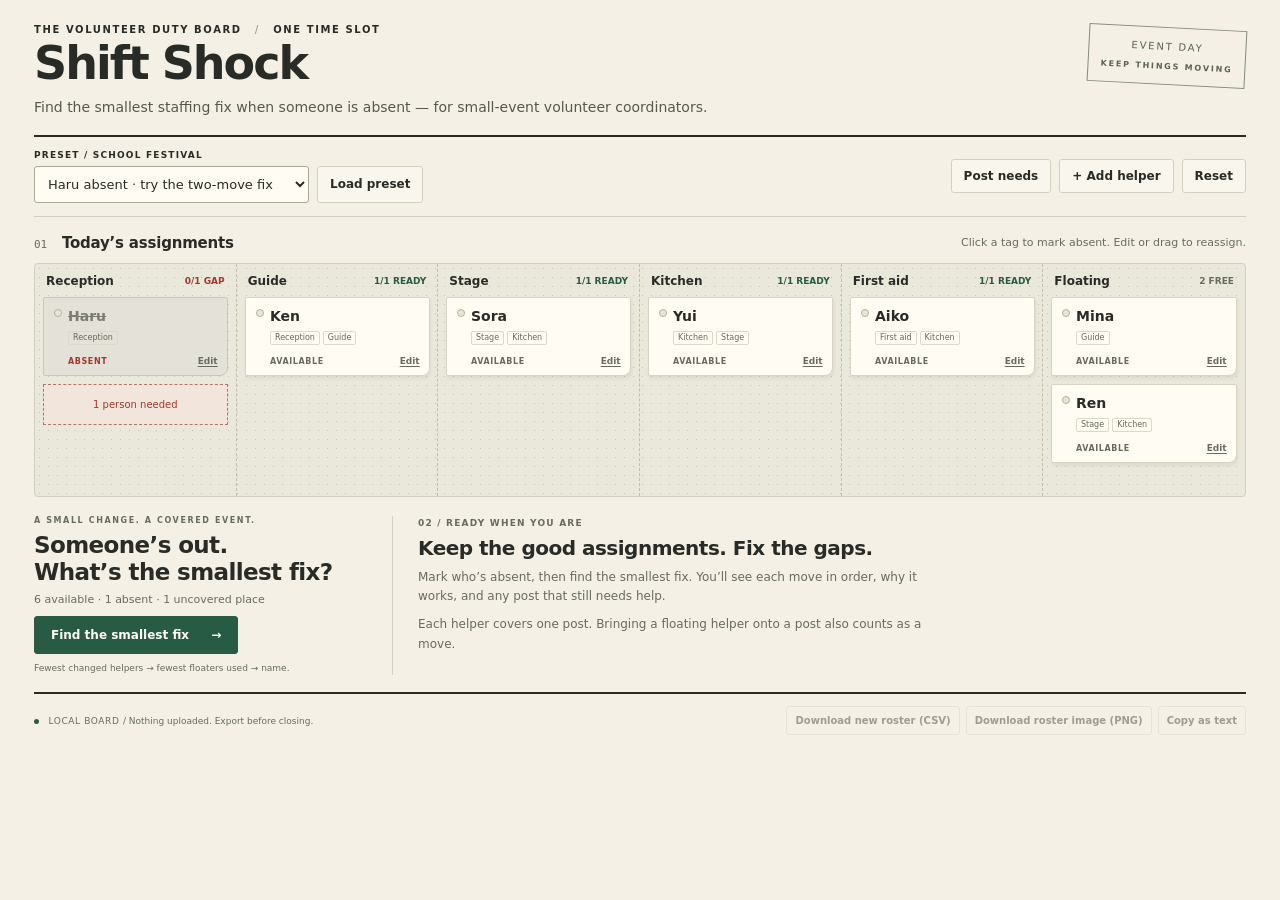
<file: index.html>
<!doctype html>
<html lang="en">
<head>
  <meta charset="utf-8">
  <meta name="viewport" content="width=device-width, initial-scale=1">
  <meta name="theme-color" content="#f4f0e5">
  <title>Shift Shock</title>
  <link rel="stylesheet" href="style.css">
  <script src="core.js" defer></script>
  <script src="app.js" defer></script>
</head>
<body>
  <main class="sheet">
    <header class="masthead">
      <div><p class="eyebrow">THE VOLUNTEER DUTY BOARD <span> / </span> ONE TIME SLOT</p><h1 id="app-name"></h1></div>
      <div class="stamp">EVENT DAY<br><strong>KEEP THINGS MOVING</strong></div>
    </header>
    <p class="intro">Find the smallest staffing fix when someone is absent — for small-event volunteer coordinators.</p>

    <section class="toolbar" aria-label="Board controls">
      <div class="preset-control"><label for="preset">PRESET / SCHOOL FESTIVAL</label><div class="inline"><select id="preset"><option value="haru">Haru absent · try the two-move fix</option><option value="aiko">Aiko absent · first aid shortage</option></select><button id="load" class="quiet">Load preset</button></div></div>
      <div class="toolbar-actions"><button id="requirements" class="quiet">Post needs</button><button id="add" class="quiet">+ Add helper</button><button id="reset" class="quiet">Reset</button></div>
    </section>

    <section aria-labelledby="board-title">
      <div class="section-heading"><h2 id="board-title"><span class="section-number">01</span> Today’s assignments</h2><p>Click a tag to mark absent. Edit or drag to reassign.</p></div>
      <div id="board" class="board"></div>
    </section>

    <section class="repair" aria-labelledby="repair-title">
      <div class="repair-action"><p class="eyebrow">A SMALL CHANGE. A COVERED EVENT.</p><h2 id="repair-title">Someone’s out.<br>What’s the smallest fix?</h2><p id="summary"></p><button id="solve" class="primary">Find the smallest fix <span aria-hidden="true">→</span></button><p class="fine">Fewest changed helpers → fewest floaters used → name.</p></div>
      <div id="plan" class="plan" aria-live="polite" aria-atomic="true"></div>
    </section>

    <footer class="footer"><p><span class="live-dot" aria-hidden="true"></span> LOCAL BOARD <span class="footer-detail"> / Nothing uploaded. Export before closing.</span></p><div class="exports"><button id="csv" disabled>Download new roster (CSV)</button><button id="png" disabled>Download roster image (PNG)</button><button id="copy" disabled>Copy as text</button></div></footer>
    <p id="notice" class="notice" role="status"></p>
  </main>

  <dialog id="helper-dialog" aria-labelledby="helper-title">
    <form id="helper-form"><div class="dialog-heading"><h2 id="helper-title">Edit helper</h2><button type="button" class="close" data-close aria-label="Close helper editor">×</button></div><label for="helper-name">Name</label><input id="helper-name" name="name" maxlength="40" required autocomplete="off"><fieldset><legend>Posts this helper can do</legend><div id="skill-options" class="checkbox-grid"></div></fieldset><label for="helper-post">Current post</label><select id="helper-post"></select><p class="fine">One person, one post. First aid requires the First aid skill.</p><p id="helper-error" class="form-error" role="alert"></p><div class="dialog-actions"><button type="button" data-close>Cancel</button><button type="submit" class="primary">Save helper</button></div></form>
  </dialog>
  <dialog id="needs-dialog" aria-labelledby="needs-title"><form id="needs-form"><div class="dialog-heading"><h2 id="needs-title">People needed per post</h2><button type="button" class="close" data-close aria-label="Close post needs">×</button></div><p>Each person covers one post in this time slot. Set 0 to close a post.</p><div id="needs-options"></div><div class="dialog-actions"><button type="button" data-close>Cancel</button><button type="submit" class="primary">Save needs</button></div></form></dialog>
  <dialog id="copy-dialog" aria-labelledby="copy-title"><div class="dialog-heading"><h2 id="copy-title">Copy your roster</h2><button type="button" class="close" data-close aria-label="Close text roster">×</button></div><p>Automatic copying is unavailable here. Select and copy the text below.</p><textarea id="copy-text" readonly aria-label="Roster to copy" rows="14"></textarea></dialog>
</body>
</html>
</file>
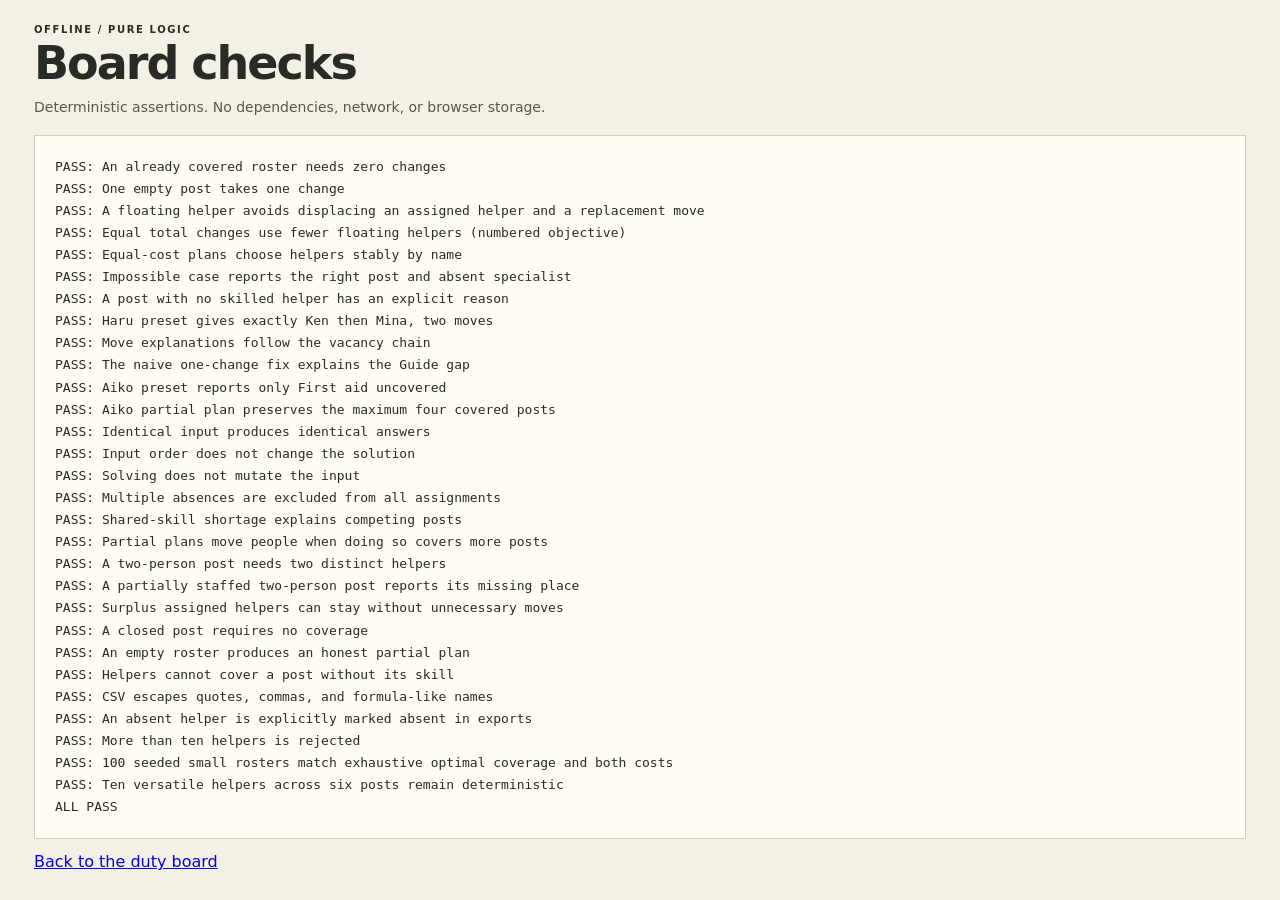
<file: tests.html>
<!doctype html>
<html lang="en">
<head><meta charset="utf-8"><meta name="viewport" content="width=device-width, initial-scale=1"><title>Duty board · logic tests</title><link rel="stylesheet" href="style.css"><script src="core.js"></script></head>
<body><main class="sheet"><p class="eyebrow">OFFLINE / PURE LOGIC</p><h1>Board checks</h1><p class="intro">Deterministic assertions. No dependencies, network, or browser storage.</p><pre id="results" role="status" aria-live="polite"></pre><p><a href="index.html">Back to the duty board</a></p></main>
<script>
'use strict';
(function () {
  const C = ShiftCore;
  const results = document.getElementById('results');
  let failures = 0;
  function assert(name, check) {
    try { if (!check()) throw new Error('Assertion returned false'); results.textContent += 'PASS: ' + name + '\n'; }
    catch (error) { failures++; results.textContent += 'FAIL: ' + name + ' — ' + error.message + '\n'; }
  }
  const posts = (...names) => names.map(name => ({ name, required: 1 }));
  const helper = (name, skills, current = 'floating', absent = false) => ({ id: name, name, skills, current, absent });
  const p = posts('Reception', 'Guide');
  assert('An already covered roster needs zero changes', () => C.solve(p, [helper('A', ['Reception'], 'Reception'), helper('B', ['Guide'], 'Guide')]).changes === 0);
  assert('One empty post takes one change', () => C.solve(posts('Reception'), [helper('A', ['Reception'])]).changes === 1);
  assert('A floating helper avoids displacing an assigned helper and a replacement move', () => {
    const r = C.solve(p, [helper('A', ['Reception', 'Guide'], 'Guide'), helper('B', ['Reception']), helper('C', ['Guide'])]);
    return r.complete && r.changes === 1 && r.assignment.B === 'Reception' && r.assignment.A === 'Guide';
  });
  // The numbered objective explicitly minimizes floaters AFTER total changes.
  assert('Equal total changes use fewer floating helpers (numbered objective)', () => {
    const r = C.solve(p, [helper('A', ['Reception', 'Guide'], 'Guide'), helper('B', ['Guide'], 'Guide'), helper('C', ['Reception'])]);
    return r.complete && r.changes === 1 && r.floatingUsed === 0 && r.assignment.A === 'Reception' && r.assignment.C === 'floating';
  });
  assert('Equal-cost plans choose helpers stably by name', () => {
    const r = C.solve(posts('Reception'), [helper('Zoe', ['Reception']), helper('Ada', ['Reception'])]);
    return r.assignment.Ada === 'Reception' && r.assignment.Zoe === 'floating';
  });
  assert('Impossible case reports the right post and absent specialist', () => {
    const r = C.solve(posts('First aid'), [helper('Aiko', ['First aid'], 'First aid', true)]);
    return !r.complete && r.uncovered[0].post === 'First aid' && r.uncovered[0].reason === 'First aid cannot be covered: only Aiko can do First aid and Aiko is absent.';
  });
  assert('A post with no skilled helper has an explicit reason', () => {
    const r = C.solve(posts('First aid'), [helper('Ken', [], 'floating')]);
    return r.uncovered[0].reason.includes('no helper has the First aid skill');
  });
  const haru = C.preset('haru');
  const repair = C.solve(haru.posts, haru.helpers);
  assert('Haru preset gives exactly Ken then Mina, two moves', () => repair.complete && repair.changes === 2 && JSON.stringify(repair.moves.map(m => [m.name, m.from, m.to])) === JSON.stringify([['Ken', 'Guide', 'Reception'], ['Mina', 'floating', 'Guide']]));
  assert('Move explanations follow the vacancy chain', () => repair.moves[0].text === 'Ken: Guide -> Reception (Reception was empty; Ken can do Reception)' && repair.moves[1].text === "Mina: floating -> Guide (Guide was left empty by Ken's move)");
  assert('The naive one-change fix explains the Guide gap', () => repair.naive.includes('Ken') && repair.naive.includes('empty Guide'));
  const aiko = C.preset('aiko');
  const partial = C.solve(aiko.posts, aiko.helpers);
  assert('Aiko preset reports only First aid uncovered', () => !partial.complete && partial.uncovered.length === 1 && partial.uncovered[0].post === 'First aid');
  assert('Aiko partial plan preserves the maximum four covered posts', () => partial.covered === 4 && partial.changes === 0);
  assert('Identical input produces identical answers', () => JSON.stringify(repair) === JSON.stringify(C.solve(haru.posts, haru.helpers)));
  assert('Input order does not change the solution', () => JSON.stringify(repair) === JSON.stringify(C.solve(haru.posts, haru.helpers.slice().reverse())));
  assert('Solving does not mutate the input', () => {
    const input = C.preset(); const before = JSON.stringify(input); C.solve(input.posts, input.helpers); return JSON.stringify(input) === before;
  });
  assert('Multiple absences are excluded from all assignments', () => {
    const input = C.preset(); input.helpers.find(h => h.id === 'aiko').absent = true;
    const r = C.solve(input.posts, input.helpers);
    return r.covered === 4 && r.changes === 2 && !('haru' in r.assignment) && !('aiko' in r.assignment);
  });
  assert('Shared-skill shortage explains competing posts', () => {
    const r = C.solve(p, [helper('Ken', ['Reception', 'Guide'])]);
    return r.covered === 1 && r.uncovered.length === 1 && r.uncovered[0].reason.includes('Reception + Guide need 2 people, but only 1 available (Ken)');
  });
  assert('Partial plans move people when doing so covers more posts', () => {
    const r = C.solve(posts('Reception', 'Guide', 'First aid'), [helper('Ken', ['Reception', 'Guide'], 'Guide'), helper('Mina', ['Guide'])]);
    return !r.complete && r.covered === 2 && r.changes === 2 && r.uncovered[0].post === 'First aid';
  });
  assert('A two-person post needs two distinct helpers', () => {
    const r = C.solve([{ name: 'Reception', required: 2 }], [helper('A', ['Reception'], 'Reception'), helper('B', ['Reception'])]);
    return r.complete && r.covered === 2 && r.changes === 1;
  });
  assert('A partially staffed two-person post reports its missing place', () => {
    const r = C.solve([{ name: 'Reception', required: 2 }], [helper('A', ['Reception'], 'Reception')]);
    return !r.complete && r.covered === 1 && r.uncovered[0].missing === 1 && r.uncovered[0].reason.includes('need 2 people');
  });
  assert('Surplus assigned helpers can stay without unnecessary moves', () => C.solve(posts('Reception'), [helper('A', ['Reception'], 'Reception'), helper('B', ['Reception'], 'Reception')]).changes === 0);
  assert('A closed post requires no coverage', () => C.solve([{ name: 'Reception', required: 0 }], []).complete);
  assert('An empty roster produces an honest partial plan', () => { const r = C.solve(p, []); return !r.complete && r.covered === 0 && r.uncovered.length === 2; });
  assert('Helpers cannot cover a post without its skill', () => {
    const r = C.solve(posts('First aid'), [helper('A', [], 'First aid')]);
    return !r.complete && r.covered === 0 && r.assignment.A === 'floating';
  });
  assert('CSV escapes quotes, commas, and formula-like names', () => {
    const csv = C.csv(posts('Reception'), [helper('=A,"B"', ['Reception'])]);
    return csv.includes('"\'=A,""B"""') && csv.includes('"Original post","New post"');
  });
  assert('An absent helper is explicitly marked absent in exports', () => C.rosterRows(aiko.posts, aiko.helpers, partial.assignment).find(row => row[0] === 'Aiko')[3] === 'Absent');
  assert('More than ten helpers is rejected', () => {
    try { C.solve(p, Array.from({ length: 11 }, (_, i) => helper(String(i), []))); return false; } catch (_) { return true; }
  });

  // Independent brute force oracle: no coverage-state merging or pruning.
  function bruteForce(testPosts, helpers) {
    const active = helpers.filter(h => !h.absent);
    let best = [-1, Infinity, Infinity];
    function visit(index, assigned) {
      if (index === active.length) {
        const covered = testPosts.reduce((sum, p) => sum + Math.min(p.required, assigned.filter(name => name === p.name).length), 0);
        const changed = active.reduce((sum, h, i) => sum + Number(h.current !== assigned[i]), 0);
        const floats = active.reduce((sum, h, i) => sum + Number(h.current === 'floating' && assigned[i] !== 'floating'), 0);
        if (covered > best[0] || covered === best[0] && (changed < best[1] || changed === best[1] && floats < best[2])) best = [covered, changed, floats];
        return;
      }
      ['floating', ...active[index].skills].forEach(to => visit(index + 1, assigned.concat(to)));
    }
    visit(0, []);
    return best;
  }
  assert('100 seeded small rosters match exhaustive optimal coverage and both costs', () => {
    let seed = 712;
    function random(n) { seed = (Math.imul(seed, 1664525) + 1013904223) >>> 0; return seed % n; }
    for (let test = 0; test < 100; test++) {
      const ps = ['Reception', 'Guide', 'Stage'].map(name => ({ name, required: random(3) }));
      const hs = Array.from({ length: 5 }, (_, i) => {
        const skills = ps.filter(() => random(3) > 0).map(p => p.name);
        const choices = ['floating', ...skills];
        return helper('Person ' + i, skills, choices[random(choices.length)], random(5) === 0);
      });
      const r = C.solve(ps, hs);
      if (JSON.stringify([r.covered, r.changes, r.floatingUsed]) !== JSON.stringify(bruteForce(ps, hs))) return false;
    }
    return true;
  });
  assert('Ten versatile helpers across six posts remain deterministic', () => {
    const ps = posts('Reception', 'Guide', 'Stage', 'Kitchen', 'First aid', 'Cleanup');
    const hs = Array.from({ length: 10 }, (_, i) => helper('Person ' + i, ps.map(p => p.name)));
    const r = C.solve(ps, hs);
    return r.complete && r.changes === 6 && JSON.stringify(r) === JSON.stringify(C.solve(ps, hs));
  });
  results.textContent += failures ? 'FAILURES: ' + failures : 'ALL PASS';
})();
</script></body></html>
</file>
<file: style.css>
:root{color-scheme:light;--paper:#f4f0e5;--tag:#fffcf3;--ink:#292c26;--muted:#686b60;--line:#d4d0c1;--red:#a3382b;--green:#285b43;--soft-green:#e7ede2;--soft-red:#f5e5dc;font-family:ui-sans-serif,system-ui,-apple-system,BlinkMacSystemFont,"Segoe UI",sans-serif;color:var(--ink);background:var(--paper)}
*{box-sizing:border-box}body{margin:0}button,input,select,textarea{font:inherit;color:inherit}button,select{cursor:pointer}button{border:1px solid var(--line);background:transparent;padding:9px 12px;border-radius:3px;font-size:12px;font-weight:650;transition:background .16s,border-color .16s}button:hover:not(:disabled){background:#e7e2d4;border-color:#9d9e8f}button:disabled{cursor:not-allowed;opacity:.42}button:focus-visible,a:focus-visible,input:focus-visible,select:focus-visible,textarea:focus-visible{outline:3px solid var(--green);outline-offset:4px}select,input,textarea{border:1px solid #aaa997;border-radius:3px;background:var(--tag);padding:9px;font-size:13px}h1,h2,p{margin:0}.sheet{max-width:1440px;margin:auto;padding:24px 34px 12px}.masthead{display:flex;justify-content:space-between;align-items:center}.eyebrow{font-size:10px;font-weight:750;letter-spacing:1.6px}.eyebrow span{color:#a4a594;margin:0 8px}h1{font-size:46px;line-height:1.1;letter-spacing:-2px;font-weight:850;margin-top:3px}.stamp{border:1px solid #858c79;color:#59634f;transform:rotate(3deg);padding:9px 12px;text-align:center;font-size:10px;letter-spacing:1.8px;line-height:1.9}.stamp strong{font-size:8px}.intro{margin:10px 0 20px;font-size:14px;color:#55594d}.toolbar{display:flex;align-items:center;justify-content:space-between;gap:14px;border-top:2px solid var(--ink);border-bottom:1px solid var(--line);padding:13px 0}.preset-control label{display:block;font-size:9px;font-weight:750;letter-spacing:1.2px;margin-bottom:6px}.inline,.toolbar-actions{display:flex;gap:8px}.inline select{min-width:275px}.quiet{background:#f9f6ed}.section-heading{display:flex;justify-content:space-between;align-items:center;margin:17px 0 11px}.section-heading h2{font-size:15px;letter-spacing:-.2px}.section-number{font:11px ui-monospace,monospace;color:var(--muted);padding-right:10px}.section-heading p{font-size:11px;color:var(--muted)}.board{display:grid;grid-template-columns:repeat(6,minmax(0,1fr));border:1px solid var(--line);border-radius:4px;background-color:#eae7db;background-image:radial-gradient(#c4c2b3 .65px,transparent .65px);background-size:9px 9px;min-height:234px}.column{padding:10px 8px 12px;min-width:0;border-right:1px dashed #bfbeaf;transition:background .15s}.column:last-child{border-right:0}.column.drag-over{background:#dce6d3;outline:2px solid var(--green);outline-offset:-2px}.column-header{padding:0 3px 9px;display:flex;justify-content:space-between;align-items:center;gap:4px}.column-header h3{font-size:12px;margin:0}.post-state{font-size:9px;white-space:nowrap;font-weight:700;color:var(--green)}.post-state.missing{color:var(--red)}.post-state.neutral{color:var(--muted)}.cards{display:flex;flex-direction:column;gap:8px;min-height:165px}.helper-card{position:relative;background:var(--tag);border:1px solid #d7d2c1;border-radius:2px 2px 8px 2px;box-shadow:1px 3px 3px #403c2610;min-height:78px;will-change:transform}.helper-card::before{content:"";position:absolute;left:10px;top:11px;width:6px;height:6px;border:1px solid #b4b19d;border-radius:50%;background:#e8e5d8;pointer-events:none}.card-toggle{border:0;width:100%;padding:9px 8px 6px 24px;text-align:left;border-radius:0;display:block;min-height:53px}.card-toggle:hover:not(:disabled){background:#ece7d860;border:0}.helper-name{display:block;font-size:14px;font-weight:750;overflow-wrap:anywhere;line-height:1.3}.skills{display:flex;flex-wrap:wrap;gap:3px;margin-top:5px}.skill{font-size:8px;line-height:1.5;padding:0 4px;border:1px solid #dbd9cc;color:#656a59;border-radius:2px;font-weight:500}.card-bottom{display:flex;align-items:center;justify-content:space-between;min-height:24px;padding:0 6px 4px 24px;gap:3px}.card-status{font-size:8px;font-weight:750;letter-spacing:.6px;color:var(--muted)}.edit-card{border:0;padding:3px;font-size:9px;color:var(--muted);text-decoration:underline;text-underline-offset:2px}.helper-card.absent{background:#e3e1d8;border-color:#c9c6bc;box-shadow:none}.absent .helper-name{text-decoration:line-through;color:#7a7b72}.absent .card-status{color:var(--red)}.helper-card.moved{border-color:#78917a}.move-badge{position:absolute;right:6px;top:-7px;background:var(--green);color:white;border:2px solid var(--paper);width:23px;height:23px;border-radius:50%;display:grid;place-items:center;font:700 10px ui-monospace,monospace;pointer-events:none}.moved .helper-name{padding-right:13px}.empty-label{border:1px dashed #b67564;background:#f5e5dcc9;color:var(--red);font-size:10px;line-height:1.5;padding:12px 8px;text-align:center}.empty-label.neutral{border-color:#c4c2b2;background:#f4f0e580;color:var(--muted)}.repair{display:grid;grid-template-columns:330px 1fr;gap:28px;padding:19px 0 17px}.repair-action h2{font-size:23px;line-height:1.18;letter-spacing:-.6px;margin:7px 0}.repair-action .eyebrow{font-size:8px;color:var(--muted)}#summary{font-size:11px;color:var(--muted);margin-bottom:10px}.primary{color:#fffdf5;background:var(--green);border-color:var(--green);padding:11px 16px;font-size:12px}.primary:hover:not(:disabled){background:#1d4532;color:white;border-color:#1d4532}.primary span{margin-left:18px}.fine{font-size:9px;color:var(--muted);line-height:1.5;margin-top:8px}.plan{border-left:1px solid var(--line);padding:2px 0 0 25px}.plan-label{font-size:9px;letter-spacing:1.2px;font-weight:750;color:var(--muted);margin-bottom:8px}.plan h3{font-size:20px;margin:0 0 8px;letter-spacing:-.5px}.plan .hint{font-size:12px;line-height:1.65;max-width:520px;color:var(--muted)}.plan .hint + .hint{margin-top:8px}.result-status{color:var(--green)}.result-status.incomplete{color:var(--red)}.move-list{list-style:none;margin:9px 0;padding:0;display:grid;gap:8px}.move-list li{display:flex;gap:9px;font-size:12px;line-height:1.45}.step{flex:0 0 22px;height:22px;border:1px solid var(--green);color:var(--green);border-radius:50%;display:grid;place-items:center;font:700 10px ui-monospace,monospace}.move-detail{font-size:10px;color:var(--muted);margin-top:1px}.naive{border-top:1px dashed var(--line);padding-top:8px;font-size:10px;line-height:1.5;color:#626557}.shortage{color:var(--red);font-size:11px;line-height:1.5;margin:6px 0}.footer{border-top:2px solid var(--ink);display:flex;align-items:center;justify-content:space-between;padding-top:12px;gap:10px}.footer p{font-size:9px;letter-spacing:.6px;color:var(--muted)}.footer-detail{letter-spacing:0}.live-dot{display:inline-block;width:5px;height:5px;background:var(--green);border-radius:50%;margin-right:6px}.exports{display:flex;gap:6px}.exports button{font-size:10px;padding:8px}.notice{font-size:11px;min-height:16px;color:var(--green);margin-top:7px}dialog{border:1px solid #aaa997;border-radius:6px;padding:26px;background:var(--paper);color:var(--ink);max-width:440px;width:calc(100% - 32px);box-shadow:0 16px 80px #2225}dialog::backdrop{background:#292c2670}dialog h2{font-size:21px}dialog p{font-size:12px;line-height:1.5;margin:12px 0}dialog label{display:block;font-size:12px;font-weight:650;margin:14px 0 6px}dialog input:not([type=checkbox]),dialog select,dialog textarea{width:100%}.dialog-heading{display:flex;align-items:center;justify-content:space-between;margin-bottom:18px}.close{font-size:24px;border:0;padding:0 5px}fieldset{border:1px solid var(--line);margin:18px 0;padding:9px 12px}legend{font-size:12px;font-weight:650;padding:0 4px}.checkbox-grid{display:grid;grid-template-columns:1fr 1fr;gap:10px}.checkbox-grid label{display:flex;gap:8px;margin:0;font-weight:400}.checkbox-grid input{accent-color:var(--green)}.dialog-actions{display:flex;justify-content:flex-end;gap:8px;margin-top:20px}.form-error{color:var(--red)}.need-row{display:flex;align-items:center;justify-content:space-between;margin-top:10px}.need-row label{margin:0}.need-row input{max-width:80px}#results{white-space:pre-wrap;font:13px/1.7 ui-monospace,monospace;padding:20px;background:var(--tag);border:1px solid var(--line)}
@media(min-width:1001px) and (max-height:800px){.sheet{padding:18px 30px 8px}.intro{margin:8px 0 14px}.toolbar{padding:10px 0}.section-heading{margin:13px 0 9px}.board{min-height:212px}.repair{padding:14px 0 12px}.repair-action h2{font-size:21px}.repair-action .fine{margin-top:6px}.footer{padding-top:10px}.notice{margin-top:5px}}
@media(min-width:1500px){.sheet{padding-top:40px}.board{min-height:285px}.repair{padding-top:28px}}
@media(max-width:1000px){.sheet{padding:22px}.footer{flex-wrap:wrap}.footer-detail{display:none}.board{grid-template-columns:repeat(3,minmax(0,1fr))}.column:nth-child(3){border-right:0}.column:nth-child(-n+3){border-bottom:1px dashed #bfbeaf}.cards{min-height:95px}.repair{grid-template-columns:290px 1fr;gap:20px}.toolbar{align-items:flex-end}.toolbar-actions{flex-wrap:wrap;justify-content:flex-end}.section-heading p{max-width:230px;text-align:right}}
@media(max-width:620px){.sheet{padding:18px 14px}h1{font-size:40px}.stamp{display:none}.intro{font-size:13px;line-height:1.5}.toolbar{display:block}.inline select{min-width:0;flex:1;width:100px}.toolbar-actions{justify-content:flex-start;margin-top:12px}.board{grid-template-columns:repeat(2,minmax(0,1fr))}.column:nth-child(3){border-right:1px dashed #bfbeaf}.column:nth-child(2n){border-right:0}.column:nth-child(-n+4){border-bottom:1px dashed #bfbeaf}.section-heading{align-items:flex-start;gap:10px}.section-heading p{max-width:140px;font-size:10px}.repair{grid-template-columns:1fr;gap:20px}.repair-action h2 br{display:none}.plan{border-left:0;border-top:1px solid var(--line);padding:18px 0 0}.exports{flex-wrap:wrap}.eyebrow{font-size:8px}.footer{padding-top:12px}.column-header h3{font-size:13px}}
@media(prefers-reduced-motion:reduce){*,*::before,*::after{transition:none!important;animation:none!important;scroll-behavior:auto!important}}
</file>
